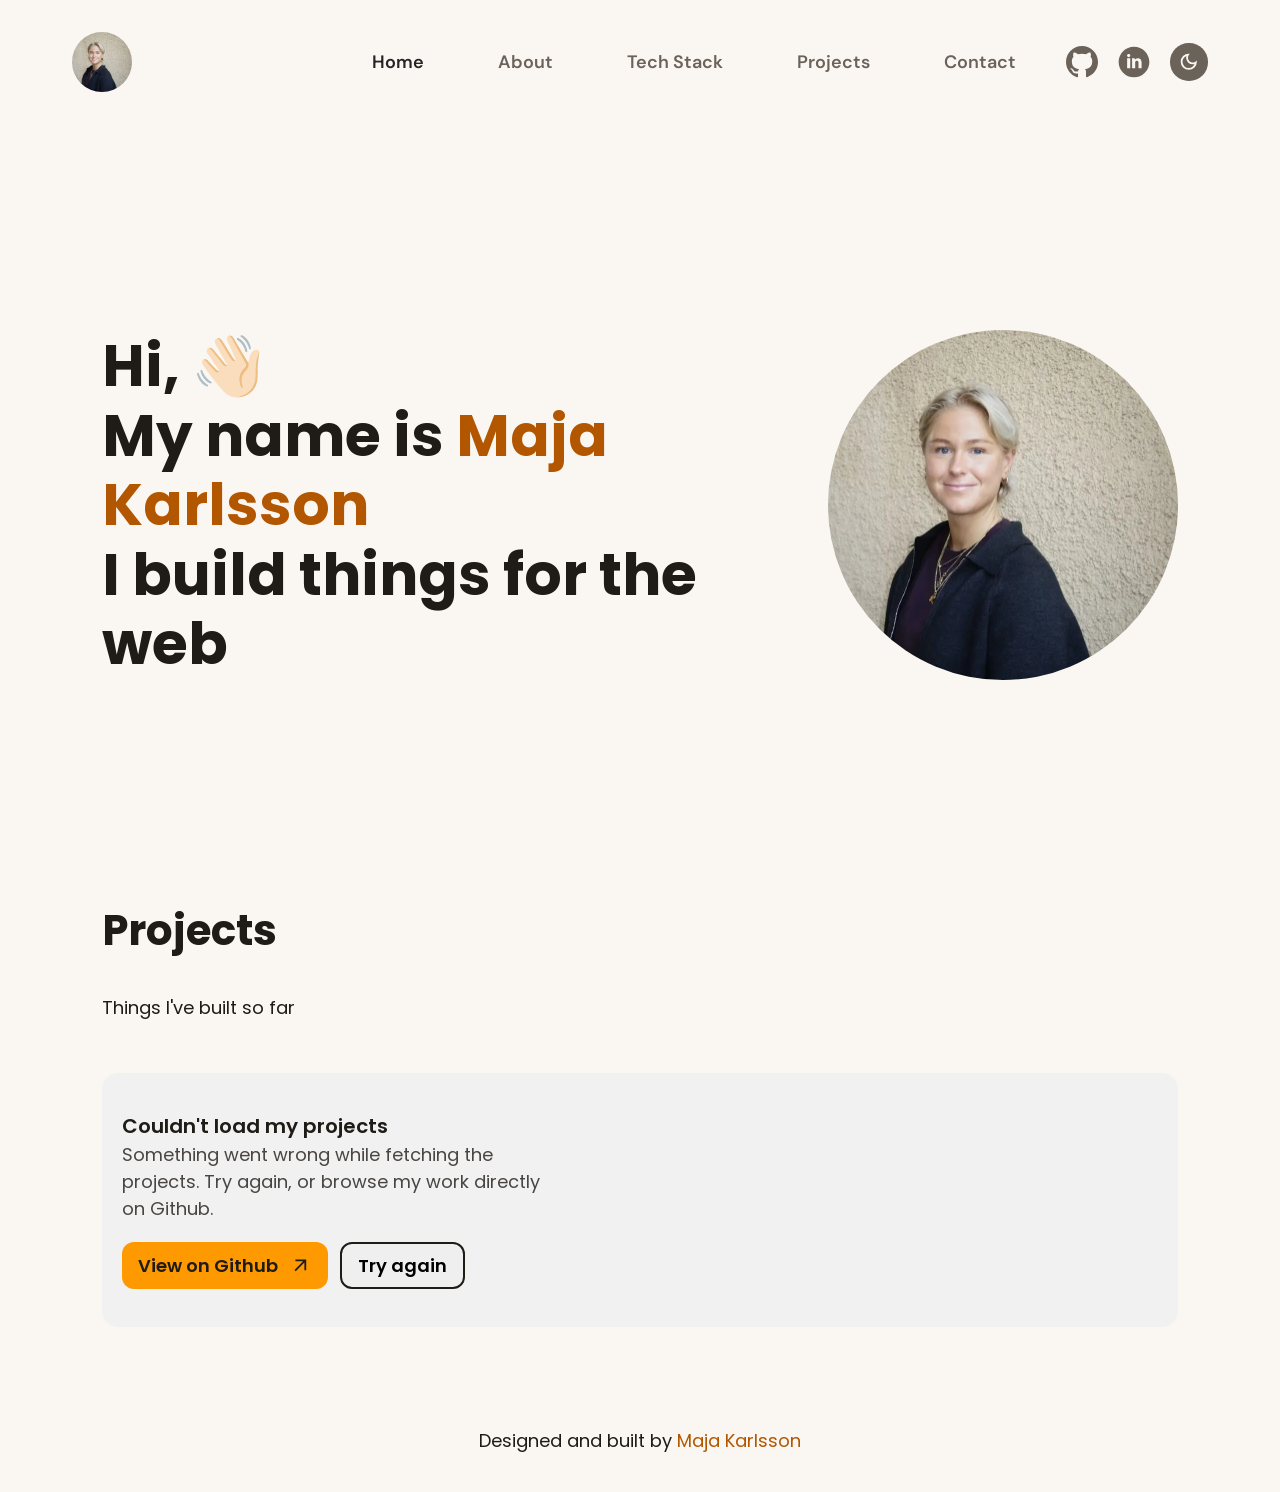
<file: index.html>
<!DOCTYPE html>
<html lang="en">

<head>
    <meta charset="UTF-8">
    <meta name="viewport" content="width=device-width, initial-scale=1.0">

    <link rel="icon" href="assets/images/maja-700.webp">

    <title>Maja Karlsson</title>

    <link rel="preconnect" href="https://fonts.googleapis.com">
    <link rel="preconnect" href="https://fonts.gstatic.com" crossorigin>
    <link
        href="https://fonts.googleapis.com/css2?family=DM+Sans:ital,opsz,wght@0,9..40,100..1000;1,9..40,100..1000&family=Poppins:ital,wght@0,100;0,200;0,300;0,400;0,500;0,600;0,700;0,800;0,900;1,100;1,200;1,300;1,400;1,500;1,600;1,700;1,800;1,900&display=swap"
        rel="stylesheet">

    <link rel="stylesheet" href="css/reset.css">
    <link rel="stylesheet" href="css/base.css">
    <link rel="stylesheet" href="css/components.css">
    <link rel="stylesheet" href="css/home.css">

    <script type="module" src="index.js"></script>

</head>

<body>
    <header>
        <div class="container nav-container">

            <a href="index.html" class="logo">
                <img src="assets/images/maja-700.webp" alt="Maja, homepage">
            </a>

            <button class="nav-toggle" aria-expanded="false" aria-controls="nav-menu">
                <svg class="hamburger-icon" aria-hidden="true" viewBox="0 0 24 24" fill="none"
                    xmlns="http://www.w3.org/2000/svg">
                    <path d="M20 7L4 7" stroke="currentColor" stroke-width="1.5" stroke-linecap="round" />
                    <path d="M20 12L4 12" stroke="currentColor" stroke-width="1.5" stroke-linecap="round" />
                    <path d="M20 17L4 17" stroke="currentColor" stroke-width="1.5" stroke-linecap="round" />
                </svg>
                <span class="visually-hidden">Menu</span>
            </button>

            <div class="nav-menu" id="nav-menu">
                <nav class="main-nav" id="main-nav" aria-label="Main navigation">
                    <ul class="nav-list">
                        <li><a href="index.html" aria-current="page">Home</a></li>
                        <li><a href="pages/about.html">About</a></li>
                        <li><a href="pages/tech-stack.html">Tech Stack</a></li>
                        <li><a href="#projects">Projects</a></li>
                        <li><a href="pages/contact.html">Contact</a></li>
                    </ul>
                </nav>

                <ul class="social-list" role="list">
                    <li>
                        <a href="https://github.com/majakarlsson68gmailcom" target="_blank"><span class="visually-hidden">Github</span>
                            <svg class="social-icons" aria-hidden="true" viewBox="0 0 88 88" fill="currentColor"
                                xmlns="http://www.w3.org/2000/svg">
                                <path fill-rule="evenodd" clip-rule="evenodd"
                                    d="M44 0C19.69 0 0 19.69 0 44C0 63.47 12.595 79.915 30.085 85.745C32.285 86.13 33.11 84.81 33.11 83.655C33.11 82.61 33.055 79.145 33.055 75.46C22 77.495 19.14 72.765 18.26 70.29C17.765 69.025 15.62 65.12 13.75 64.075C12.21 63.25 10.01 61.215 13.695 61.16C17.16 61.105 19.635 64.35 20.46 65.67C24.42 72.325 30.745 70.455 33.275 69.3C33.66 66.44 34.815 64.515 36.08 63.415C26.29 62.315 16.06 58.52 16.06 41.69C16.06 36.905 17.765 32.945 20.57 29.865C20.13 28.765 18.59 24.255 21.01 18.205C21.01 18.205 24.695 17.05 33.11 22.715C36.63 21.725 40.37 21.23 44.11 21.23C47.85 21.23 51.59 21.725 55.11 22.715C63.525 16.995 67.21 18.205 67.21 18.205C69.63 24.255 68.09 28.765 67.65 29.865C70.455 32.945 72.16 36.85 72.16 41.69C72.16 58.575 61.875 62.315 52.085 63.415C53.68 64.79 55.055 67.43 55.055 71.555C55.055 77.44 55 82.17 55 83.655C55 84.81 55.825 86.185 58.025 85.745C66.7597 82.796 74.3497 77.1822 79.7268 69.6937C85.1039 62.2052 87.9974 53.219 88 44C88 19.69 68.31 0 44 0Z"
                                    fill="currentColor" />
                            </svg>
                        </a>
                    </li>
                    <li>
                        <a href="https://www.linkedin.com/in/maja-karlsson-129566292/" target="_blank"><span class="visually-hidden">Linkedin</span>
                            <svg class="social-icons" aria-hidden="true" viewBox="0 0 30 30" fill="none"
                                xmlns="http://www.w3.org/2000/svg">
                                <g clip-path="url(#clip0_63_102)">
                                    <path
                                        d="M15 0.599998C7.04698 0.599998 0.599976 7.047 0.599976 15C0.599976 22.953 7.04698 29.4 15 29.4C22.953 29.4 29.4 22.953 29.4 15C29.4 7.047 22.953 0.599998 15 0.599998ZM11.475 20.9685H8.55898V11.5845H11.475V20.9685ZM9.99898 10.4325C9.07798 10.4325 8.48248 9.78 8.48248 8.973C8.48248 8.1495 9.09598 7.5165 10.0365 7.5165C10.977 7.5165 11.553 8.1495 11.571 8.973C11.571 9.78 10.977 10.4325 9.99898 10.4325ZM22.125 20.9685H19.209V15.768C19.209 14.5575 18.786 13.7355 17.7315 13.7355C16.926 13.7355 16.4475 14.292 16.236 14.8275C16.158 15.018 16.1385 15.288 16.1385 15.5565V20.967H13.221V14.577C13.221 13.4055 13.1835 12.426 13.1445 11.583H15.678L15.8115 12.8865H15.87C16.254 12.2745 17.1945 11.3715 18.768 11.3715C20.6865 11.3715 22.125 12.657 22.125 15.42V20.9685Z"
                                        fill="currentColor" />
                                </g>
                                <defs>
                                    <clipPath id="clip0_63_102">
                                        <rect width="30" height="30" fill="white" />
                                    </clipPath>
                                </defs>
                            </svg>
                        </a>
                    </li>
                </ul>
            </div>

            <button class="darkmode-toggle" aria-pressed="false">
                <svg class="icon-dark" xmlns="http://www.w3.org/2000/svg" viewBox="0 -960 960 960" fill="currentColor">
                    <path
                        d="M480-120q-150 0-255-105T120-480q0-150 105-255t255-105q14 0 27.5 1t26.5 3q-41 29-65.5 75.5T444-660q0 90 63 153t153 63q55 0 101-24.5t75-65.5q2 13 3 26.5t1 27.5q0 150-105 255T480-120Zm0-80q88 0 158-48.5T740-375q-20 5-40 8t-40 3q-123 0-209.5-86.5T364-660q0-20 3-40t8-40q-78 32-126.5 102T200-480q0 116 82 198t198 82Zm-10-270Z" />
                </svg>
                <svg class="icon-light" xmlns="http://www.w3.org/2000/svg" viewBox="0 -960 960 960" fill="currentColor">
                    <path
                        d="M565-395q35-35 35-85t-35-85q-35-35-85-35t-85 35q-35 35-35 85t35 85q35 35 85 35t85-35Zm-226.5 56.5Q280-397 280-480t58.5-141.5Q397-680 480-680t141.5 58.5Q680-563 680-480t-58.5 141.5Q563-280 480-280t-141.5-58.5ZM200-440H40v-80h160v80Zm720 0H760v-80h160v80ZM440-760v-160h80v160h-80Zm0 720v-160h80v160h-80ZM256-650l-101-97 57-59 96 100-52 56Zm492 496-97-101 53-55 101 97-57 59Zm-98-550 97-101 59 57-100 96-56-52ZM154-212l101-97 55 53-97 101-59-57Zm326-268Z" />
                </svg>
                <span class="visually-hidden">Darkmode</span>
            </button>

        </div>
    </header>

    <main>
        <section class="container section hero">
            <h1 class="hero-heading">Hi, 👋🏻 <br> My name is <span class="name-heading">Maja Karlsson </span><br> I
                build things for the web</h1>
            <img class="hero-img" src="assets/images/maja-700.webp" fetchpriority="high" width="700" height="733"
                alt="Picture of Maja Karlsson">
        </section>

        <section class="container section projects" id="projects">
            <h2 tabindex="-1">Projects</h2>
            <p>Things I've built so far</p>

            <fieldset class="filter-bar" disabled>
                <legend class="visually-hidden">Filter projects</legend>
                <button type="button" class="filter-pill" data-filter="all" aria-pressed="true">All</button>
                <button type="button" class="filter-pill" data-filter="my-pick" aria-pressed="false">My Picks</button>
                <button type="button" class="filter-pill" data-filter="development"
                    aria-pressed="false">Development</button>
                <button type="button" class="filter-pill" data-filter="ux-design" aria-pressed="false">UX &
                    Design</button>
            </fieldset>
            <p role="status" class="filter-status"></p>

            <ul class="project-card-container" role="list">
                <li aria-hidden="true">
                    <article class="project-card">
                        <div class="image-wrapper skeleton"></div>
                        <div class="project-card-content">
                            <div class="skeleton skeleton-title"></div>
                            <div class="pill-container">
                                <span class="skeleton skeleton-pill"></span>
                                <span class="skeleton skeleton-pill"></span>
                            </div>
                            <div class="skeleton skeleton-text"></div>
                            <div class="skeleton skeleton-text"></div>
                        </div>
                    </article>
                </li>
                <li aria-hidden="true">
                    <article class="project-card">
                        <div class="image-wrapper skeleton"></div>
                        <div class="project-card-content">
                            <div class="skeleton skeleton-title"></div>
                            <div class="pill-container">
                                <span class="skeleton skeleton-pill"></span>
                                <span class="skeleton skeleton-pill"></span>
                            </div>
                            <div class="skeleton skeleton-text"></div>
                            <div class="skeleton skeleton-text"></div>
                        </div>
                    </article>
                </li>
                <li aria-hidden="true">
                    <article class="project-card">
                        <div class="image-wrapper skeleton"></div>
                        <div class="project-card-content">
                            <div class="skeleton skeleton-title"></div>
                            <div class="pill-container">
                                <span class="skeleton skeleton-pill"></span>
                                <span class="skeleton skeleton-pill"></span>
                            </div>
                            <div class="skeleton skeleton-text"></div>
                            <div class="skeleton skeleton-text"></div>
                        </div>
                    </article>
                </li>
            </ul>

            <!-- Empty state -->
            <p class="filter-empty" hidden>No projects in this category yet.</p>

            <p class="projects-empty" hidden>No projects to show yet. Check back soon!</p>

            <!-- Error -->
            <div role="alert">
                <div class="load-error" id="projects-error" hidden>
                    <p class="load-error-title">Couldn't load my projects</p>
                    <p class="load-error-message"></p>
                    <div class="load-error-actions">
                        <a class="btn primary-btn" href="https://github.com/majakarlsson68gmailcom" target="_blank">View
                            on Github
                            <svg class="icon" aria-hidden="true" xmlns="http://www.w3.org/2000/svg"
                                viewBox="0 -960 960 960" fill="currentColor">
                                <path d="m256-240-56-56 384-384H240v-80h480v480h-80v-344L256-240Z" />
                            </svg>
                            <span class="visually-hidden">Open my Github on a new page</span>
                        </a>
                        <button class="btn btn-outline retry-btn">Try again</button>
                    </div>
                </div>
            </div>
        </section>

        <template id="project-card-template">
            <li>
                <article class="project-card">
                    <div class="image-wrapper">
                        <img class="project-image" src="" loading="lazy" alt="">
                    </div>

                    <div class="project-card-content">
                        <h3 class="project-card-title"></h3>
                        <div class="pill-container"></div>
                        <p class="project-description"></p>
                        <div class="project-actions">
                            <a class="live-preview-link" href="" target="_blank">
                                <svg aria-hidden="true" viewBox="0 0 20 20" fill="none"
                                    xmlns="http://www.w3.org/2000/svg">
                                    <path
                                        d="M11.2867 8.7133C10.6041 8.031 9.67846 7.64771 8.71334 7.64771C7.74821 7.64771 6.82259 8.031 6.14 8.7133L3.56584 11.2866C2.88324 11.9692 2.49976 12.895 2.49976 13.8604C2.49976 14.8257 2.88324 15.7515 3.56584 16.4341C4.24844 17.1167 5.17424 17.5002 6.13959 17.5002C7.10493 17.5002 8.03074 17.1167 8.71334 16.4341L10 15.1475"
                                        stroke="currentColor" stroke-width="1.66667" stroke-linecap="round"
                                        stroke-linejoin="round" />
                                    <path
                                        d="M8.71333 11.2867C9.39592 11.969 10.3215 12.3523 11.2867 12.3523C12.2518 12.3523 13.1774 11.969 13.86 11.2867L16.4342 8.71334C17.1168 8.03074 17.5002 7.10493 17.5002 6.13959C17.5002 5.17424 17.1168 4.24844 16.4342 3.56584C15.7516 2.88324 14.8258 2.49976 13.8604 2.49976C12.8951 2.49976 11.9693 2.88324 11.2867 3.56584L10 4.8525"
                                        stroke="currentColor" stroke-width="1.66667" stroke-linecap="round"
                                        stroke-linejoin="round" />
                                </svg>
                                Live Preview
                                <span class="visually-hidden"> for <span class="link-project-name">
                                    </span> (opens in new tab)</span>
                            </a>
                            <a class="github-link" href="" target="_blank">
                                <svg aria-hidden="true" viewBox="0 0 88 88" fill="none"
                                    xmlns="http://www.w3.org/2000/svg">
                                    <path fill-rule="evenodd" clip-rule="evenodd"
                                        d="M44 0C19.69 0 0 19.69 0 44C0 63.47 12.595 79.915 30.085 85.745C32.285 86.13 33.11 84.81 33.11 83.655C33.11 82.61 33.055 79.145 33.055 75.46C22 77.495 19.14 72.765 18.26 70.29C17.765 69.025 15.62 65.12 13.75 64.075C12.21 63.25 10.01 61.215 13.695 61.16C17.16 61.105 19.635 64.35 20.46 65.67C24.42 72.325 30.745 70.455 33.275 69.3C33.66 66.44 34.815 64.515 36.08 63.415C26.29 62.315 16.06 58.52 16.06 41.69C16.06 36.905 17.765 32.945 20.57 29.865C20.13 28.765 18.59 24.255 21.01 18.205C21.01 18.205 24.695 17.05 33.11 22.715C36.63 21.725 40.37 21.23 44.11 21.23C47.85 21.23 51.59 21.725 55.11 22.715C63.525 16.995 67.21 18.205 67.21 18.205C69.63 24.255 68.09 28.765 67.65 29.865C70.455 32.945 72.16 36.85 72.16 41.69C72.16 58.575 61.875 62.315 52.085 63.415C53.68 64.79 55.055 67.43 55.055 71.555C55.055 77.44 55 82.17 55 83.655C55 84.81 55.825 86.185 58.025 85.745C66.7597 82.796 74.3497 77.1822 79.7268 69.6937C85.1039 62.2052 87.9974 53.219 88 44C88 19.69 68.31 0 44 0Z"
                                        fill="currentColor" />
                                </svg>
                                View Code
                                <span class="visually-hidden"> for <span class="link-project-name"></span> (opens in new
                                    tab)</span>
                            </a>
                        </div>
                    </div>
                </article>
            </li>
        </template>

        <template id="project-skeleton-template">
            <li aria-hidden="true">
                <article class="project-card">
                    <div class="image-wrapper skeleton"></div>
                    <div class="project-card-content">
                        <div class="skeleton skeleton-title"></div>
                        <div class="pill-container">
                            <span class="skeleton skeleton-pill"></span>
                            <span class="skeleton skeleton-pill"></span>
                        </div>
                        <div class="skeleton skeleton-text"></div>
                        <div class="skeleton skeleton-text"></div>
                    </div>
                </article>
            </li>
        </template>
    </main>
    <footer>
        Designed and built by <span class="name-heading">Maja Karlsson</span>
    </footer>
</body>

</html>
</file>
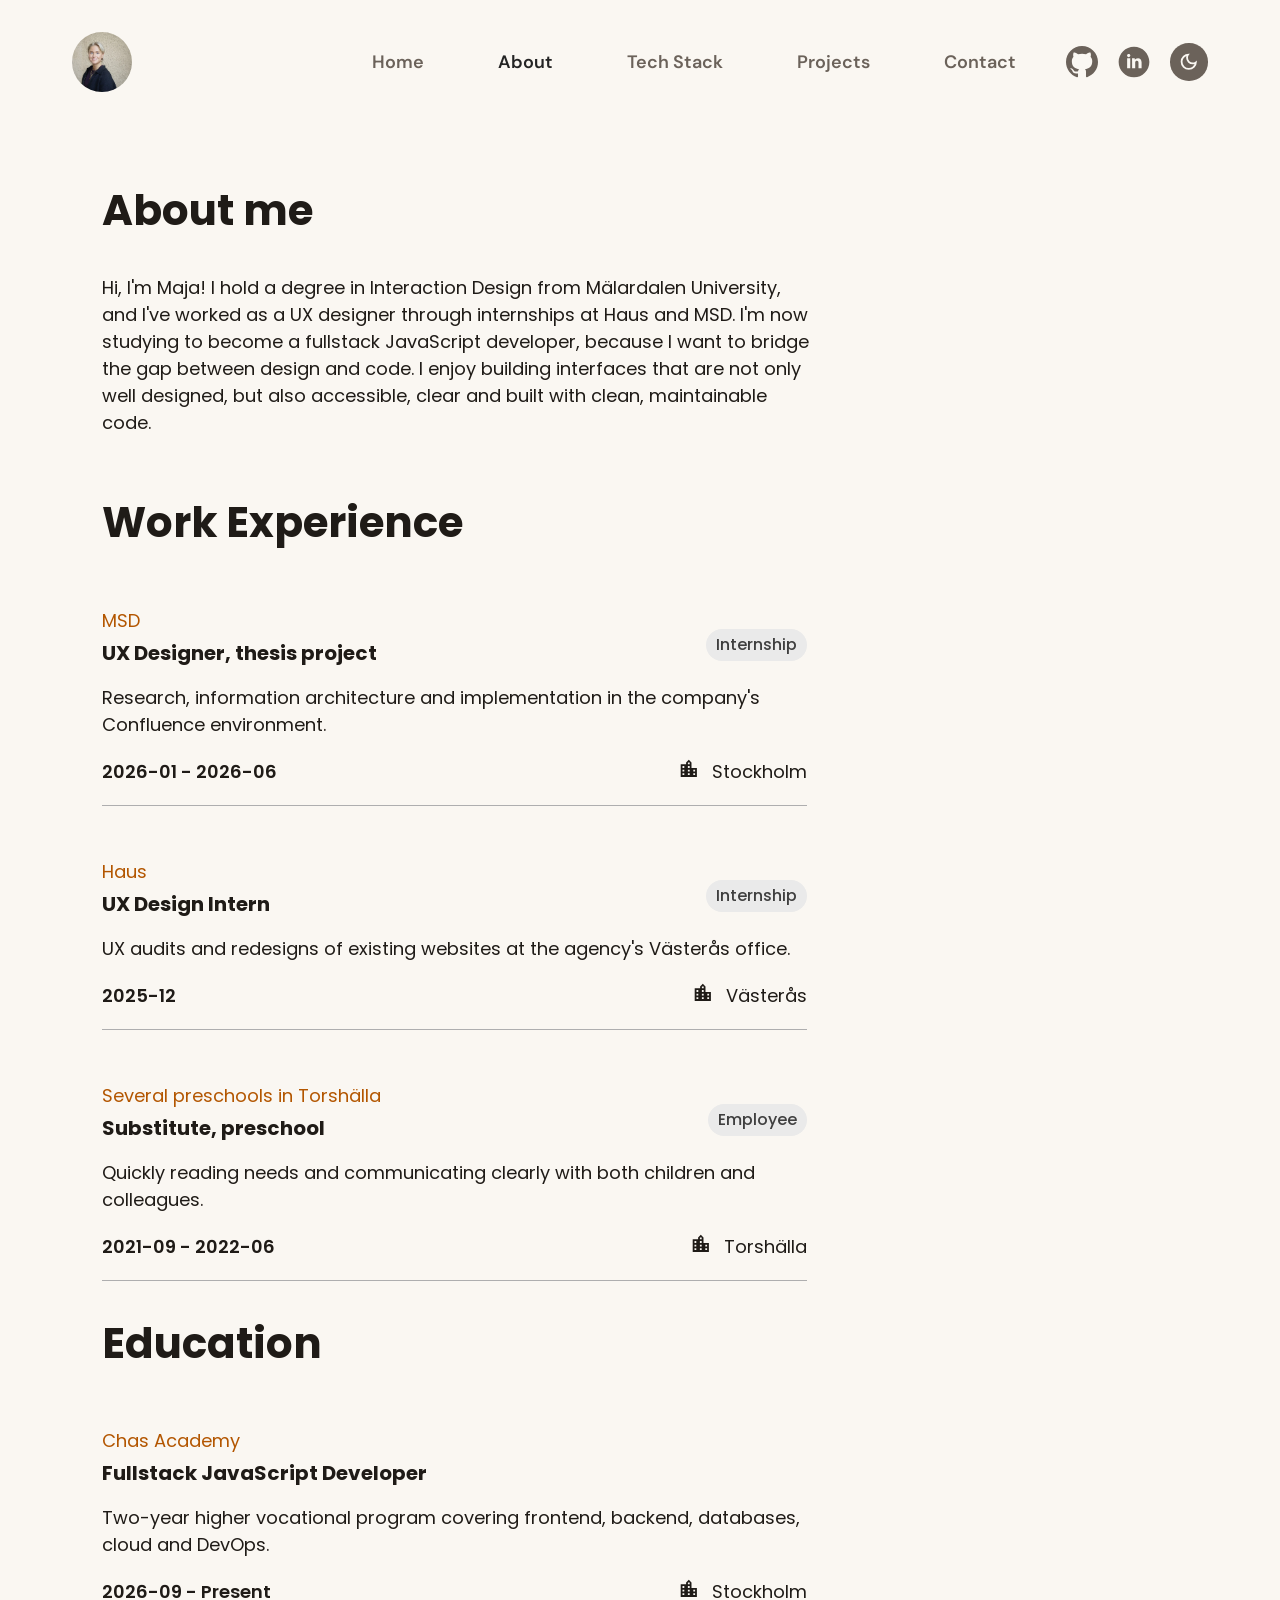
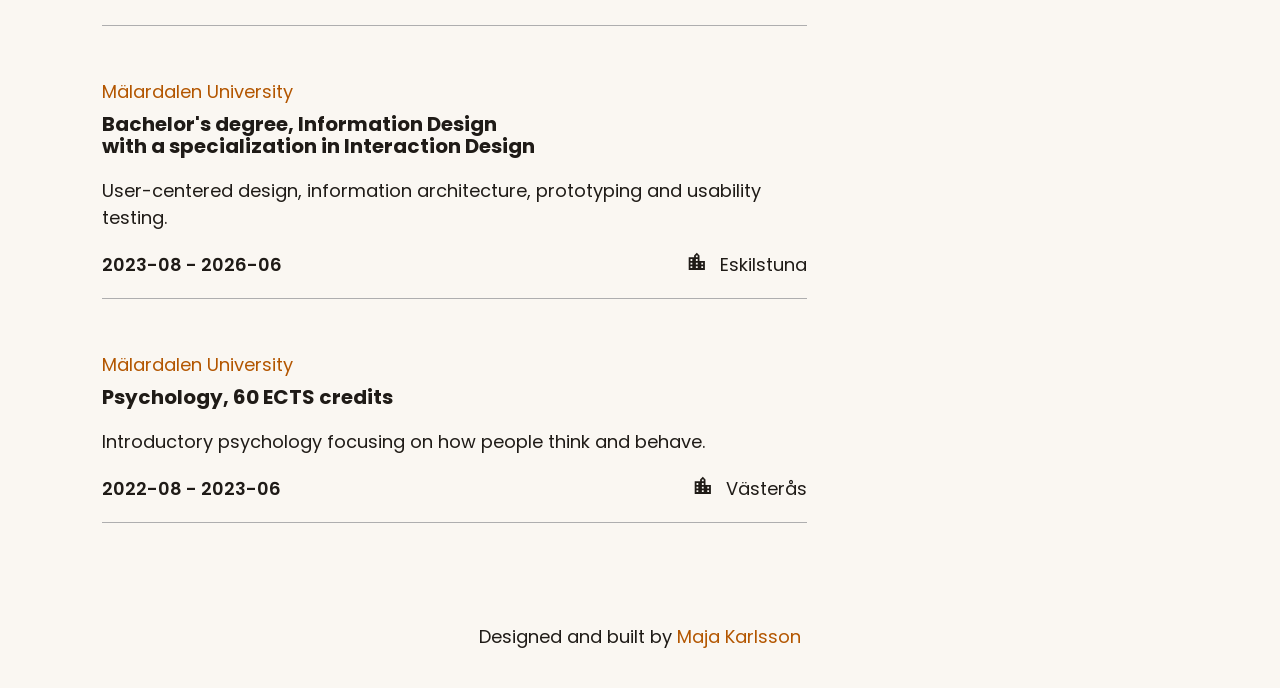
<file: pages/about.html>
<!DOCTYPE html>
<html lang="en">

<head>
    <meta charset="UTF-8">
    <meta name="viewport" content="width=device-width, initial-scale=1.0">

    <link rel="icon" href="../assets/images/maja-700.webp">

    <link rel="preconnect" href="https://fonts.googleapis.com">
    <link rel="preconnect" href="https://fonts.gstatic.com" crossorigin>
    <link
        href="https://fonts.googleapis.com/css2?family=DM+Sans:ital,opsz,wght@0,9..40,100..1000;1,9..40,100..1000&family=Poppins:ital,wght@0,100;0,200;0,300;0,400;0,500;0,600;0,700;0,800;0,900;1,100;1,200;1,300;1,400;1,500;1,600;1,700;1,800;1,900&display=swap"
        rel="stylesheet">

    <link rel="stylesheet" href="../css/reset.css">
    <link rel="stylesheet" href="../css/base.css">
    <link rel="stylesheet" href="../css/components.css">
    <link rel="stylesheet" href="../css/about.css">
    <script type="module" src="../index.js"></script>
    <title>About me</title>
</head>

<body>
    <header>
        <div class="container nav-container">

            <a href="../index.html" class="logo">
                <img src="../assets/images/maja-700.webp" alt="Maja, homepage">
            </a>

            <button class="nav-toggle" aria-expanded="false" aria-controls="nav-menu">
                <svg class="hamburger-icon" aria-hidden="true" viewBox="0 0 24 24" fill="none"
                    xmlns="http://www.w3.org/2000/svg">
                    <path d="M20 7L4 7" stroke="currentColor" stroke-width="1.5" stroke-linecap="round" />
                    <path d="M20 12L4 12" stroke="currentColor" stroke-width="1.5" stroke-linecap="round" />
                    <path d="M20 17L4 17" stroke="currentColor" stroke-width="1.5" stroke-linecap="round" />
                </svg>
                <span class="visually-hidden">Menu</span>
            </button>

            <div class="nav-menu" id="nav-menu">
                <nav class="main-nav" id="main-nav" aria-label="Main navigation">
                    <ul class="nav-list">
                        <li><a href="../index.html">Home</a></li>
                        <li><a href="about.html" aria-current="page">About</a></li>
                        <li><a href="tech-stack.html">Tech Stack</a></li>
                        <li><a href="../index.html#projects">Projects</a></li>
                        <li><a href="contact.html">Contact</a></li>
                    </ul>
                </nav>

                <ul class="social-list" role="list">
                    <li>
                        <a href="https://github.com/majakarlsson68gmailcom" target="_blank"><span
                                class="visually-hidden">Github</span>
                            <svg class="social-icons" aria-hidden="true" viewBox="0 0 88 88" fill="currentColor"
                                xmlns="http://www.w3.org/2000/svg">
                                <path fill-rule="evenodd" clip-rule="evenodd"
                                    d="M44 0C19.69 0 0 19.69 0 44C0 63.47 12.595 79.915 30.085 85.745C32.285 86.13 33.11 84.81 33.11 83.655C33.11 82.61 33.055 79.145 33.055 75.46C22 77.495 19.14 72.765 18.26 70.29C17.765 69.025 15.62 65.12 13.75 64.075C12.21 63.25 10.01 61.215 13.695 61.16C17.16 61.105 19.635 64.35 20.46 65.67C24.42 72.325 30.745 70.455 33.275 69.3C33.66 66.44 34.815 64.515 36.08 63.415C26.29 62.315 16.06 58.52 16.06 41.69C16.06 36.905 17.765 32.945 20.57 29.865C20.13 28.765 18.59 24.255 21.01 18.205C21.01 18.205 24.695 17.05 33.11 22.715C36.63 21.725 40.37 21.23 44.11 21.23C47.85 21.23 51.59 21.725 55.11 22.715C63.525 16.995 67.21 18.205 67.21 18.205C69.63 24.255 68.09 28.765 67.65 29.865C70.455 32.945 72.16 36.85 72.16 41.69C72.16 58.575 61.875 62.315 52.085 63.415C53.68 64.79 55.055 67.43 55.055 71.555C55.055 77.44 55 82.17 55 83.655C55 84.81 55.825 86.185 58.025 85.745C66.7597 82.796 74.3497 77.1822 79.7268 69.6937C85.1039 62.2052 87.9974 53.219 88 44C88 19.69 68.31 0 44 0Z"
                                    fill="currentColor" />
                            </svg>
                        </a>
                    </li>
                    <li>
                        <a href="https://www.linkedin.com/in/maja-karlsson-129566292/" target="_blank"><span
                                class="visually-hidden">Linkedin</span>
                            <svg class="social-icons" aria-hidden="true" viewBox="0 0 30 30" fill="none"
                                xmlns="http://www.w3.org/2000/svg">
                                <g clip-path="url(#clip0_63_102)">
                                    <path
                                        d="M15 0.599998C7.04698 0.599998 0.599976 7.047 0.599976 15C0.599976 22.953 7.04698 29.4 15 29.4C22.953 29.4 29.4 22.953 29.4 15C29.4 7.047 22.953 0.599998 15 0.599998ZM11.475 20.9685H8.55898V11.5845H11.475V20.9685ZM9.99898 10.4325C9.07798 10.4325 8.48248 9.78 8.48248 8.973C8.48248 8.1495 9.09598 7.5165 10.0365 7.5165C10.977 7.5165 11.553 8.1495 11.571 8.973C11.571 9.78 10.977 10.4325 9.99898 10.4325ZM22.125 20.9685H19.209V15.768C19.209 14.5575 18.786 13.7355 17.7315 13.7355C16.926 13.7355 16.4475 14.292 16.236 14.8275C16.158 15.018 16.1385 15.288 16.1385 15.5565V20.967H13.221V14.577C13.221 13.4055 13.1835 12.426 13.1445 11.583H15.678L15.8115 12.8865H15.87C16.254 12.2745 17.1945 11.3715 18.768 11.3715C20.6865 11.3715 22.125 12.657 22.125 15.42V20.9685Z"
                                        fill="currentColor" />
                                </g>
                                <defs>
                                    <clipPath id="clip0_63_102">
                                        <rect width="30" height="30" fill="white" />
                                    </clipPath>
                                </defs>
                            </svg>
                        </a>
                    </li>
                </ul>
            </div>

            <button class="darkmode-toggle" aria-pressed="false">
                <svg class="icon-dark" xmlns="http://www.w3.org/2000/svg" viewBox="0 -960 960 960" fill="currentColor">
                    <path
                        d="M480-120q-150 0-255-105T120-480q0-150 105-255t255-105q14 0 27.5 1t26.5 3q-41 29-65.5 75.5T444-660q0 90 63 153t153 63q55 0 101-24.5t75-65.5q2 13 3 26.5t1 27.5q0 150-105 255T480-120Zm0-80q88 0 158-48.5T740-375q-20 5-40 8t-40 3q-123 0-209.5-86.5T364-660q0-20 3-40t8-40q-78 32-126.5 102T200-480q0 116 82 198t198 82Zm-10-270Z" />
                </svg>
                <svg class="icon-light" xmlns="http://www.w3.org/2000/svg" viewBox="0 -960 960 960" fill="currentColor">
                    <path
                        d="M565-395q35-35 35-85t-35-85q-35-35-85-35t-85 35q-35 35-35 85t35 85q35 35 85 35t85-35Zm-226.5 56.5Q280-397 280-480t58.5-141.5Q397-680 480-680t141.5 58.5Q680-563 680-480t-58.5 141.5Q563-280 480-280t-141.5-58.5ZM200-440H40v-80h160v80Zm720 0H760v-80h160v80ZM440-760v-160h80v160h-80Zm0 720v-160h80v160h-80ZM256-650l-101-97 57-59 96 100-52 56Zm492 496-97-101 53-55 101 97-57 59Zm-98-550 97-101 59 57-100 96-56-52ZM154-212l101-97 55 53-97 101-59-57Zm326-268Z" />
                </svg>
                <span class="visually-hidden">Darkmode</span>
            </button>

        </div>
    </header>

    <main>
        <section class="section container about-me">
            <h1>About me</h1>
            <p>Hi, I'm Maja! I hold a degree in Interaction Design from Mälardalen University, and I've worked as a UX
                designer through internships at Haus and MSD. I'm now studying to become a fullstack JavaScript
                developer, because I want to bridge the gap between design and code. I enjoy building interfaces that
                are not only well designed, but also accessible, clear and built with clean, maintainable code.</p>

            <div class="cv-lists">
                <h2 tabindex="-1">Work Experience</h2>
                <ul class="cv-list-work" role="list"></ul>

                <h2>Education</h2>
                <ul class="cv-list-education" role="list"></ul>
            </div>

            <!-- Error -->
            <div role="alert">
                <div class="load-error" id="cv-error" hidden>
                    <p class="load-error-title">Couldn’t load my experience</p>
                    <p class="load-error-message"></p>
                    <div class="load-error-actions">

                        <a class="btn primary-btn" href="/assets/CV.pdf" target="_blank" rel="noopener">View CV
                            <svg class="icon" aria-hidden="true" xmlns="http://www.w3.org/2000/svg"
                                viewBox="0 -960 960 960" fill="currentColor">
                                <path
                                    d="M240-80q-33 0-56.5-23.5T160-160v-640q0-33 23.5-56.5T240-880h320l240 240v240h-80v-200H520v-200H240v640h360v80H240Zm638 15L760-183v89h-80v-226h226v80h-90l118 118-56 57Zm-638-95v-640 640Z" />
                            </svg>
                            <span class="visually-hidden">PDF, opens in a new tab</span>
                        </a>
                        <button class="btn btn-outline retry-btn">Try again</button>
                    </div>
                </div>
            </div>
        </section>

        <!-- List template för elementen -->
        <template id="cv-item-template">
            <li class="cv-item">
                <div class="cv-item-header">
                    <hgroup>
                        <p class="cv-item-organisation"></p>
                        <h3 class="cv-item-title"></h3>
                    </hgroup>
                    <span class="pill cv-item-type"></span>
                </div>

                <p class="cv-item-description"></p>

                <div class="cv-item-meta">
                    <span class="cv-item-time"></span>
                    <span class="cv-item-location">
                        <svg class="icon" aria-hidden="true" xmlns="http://www.w3.org/2000/svg" viewBox="0 -960 960 960"
                            fill="currentColor">
                            <path
                                d="M120-120v-560h240v-80l120-120 120 120v240h240v400H120Zm80-80h80v-80h-80v80Zm0-160h80v-80h-80v80Zm0-160h80v-80h-80v80Zm240 320h80v-80h-80v80Zm0-160h80v-80h-80v80Zm0-160h80v-80h-80v80Zm0-160h80v-80h-80v80Zm240 480h80v-80h-80v80Zm0-160h80v-80h-80v80Z" />
                        </svg>
                        <span class="cv-item-location-text"></span>
                    </span>
                </div>
            </li>
        </template>

        <!-- template för skeleton laddning -->
        <template id="cv-skeleton-template">
            <li class="cv-item" aria-hidden="true">
                <div class="cv-item-header">
                    <div>
                        <div class="skeleton skeleton-small"></div>
                        <div class="skeleton skeleton-title"></div>
                    </div>
                    <span class="skeleton skeleton-pill"></span>
                </div>
                <div class="skeleton skeleton-text"></div>
                <div class="skeleton skeleton-text"></div>
            </li>
        </template>

    </main>
    <footer>
        Designed and built by <span class="name-heading">Maja Karlsson</span>
    </footer>
</body>

</html>
</file>
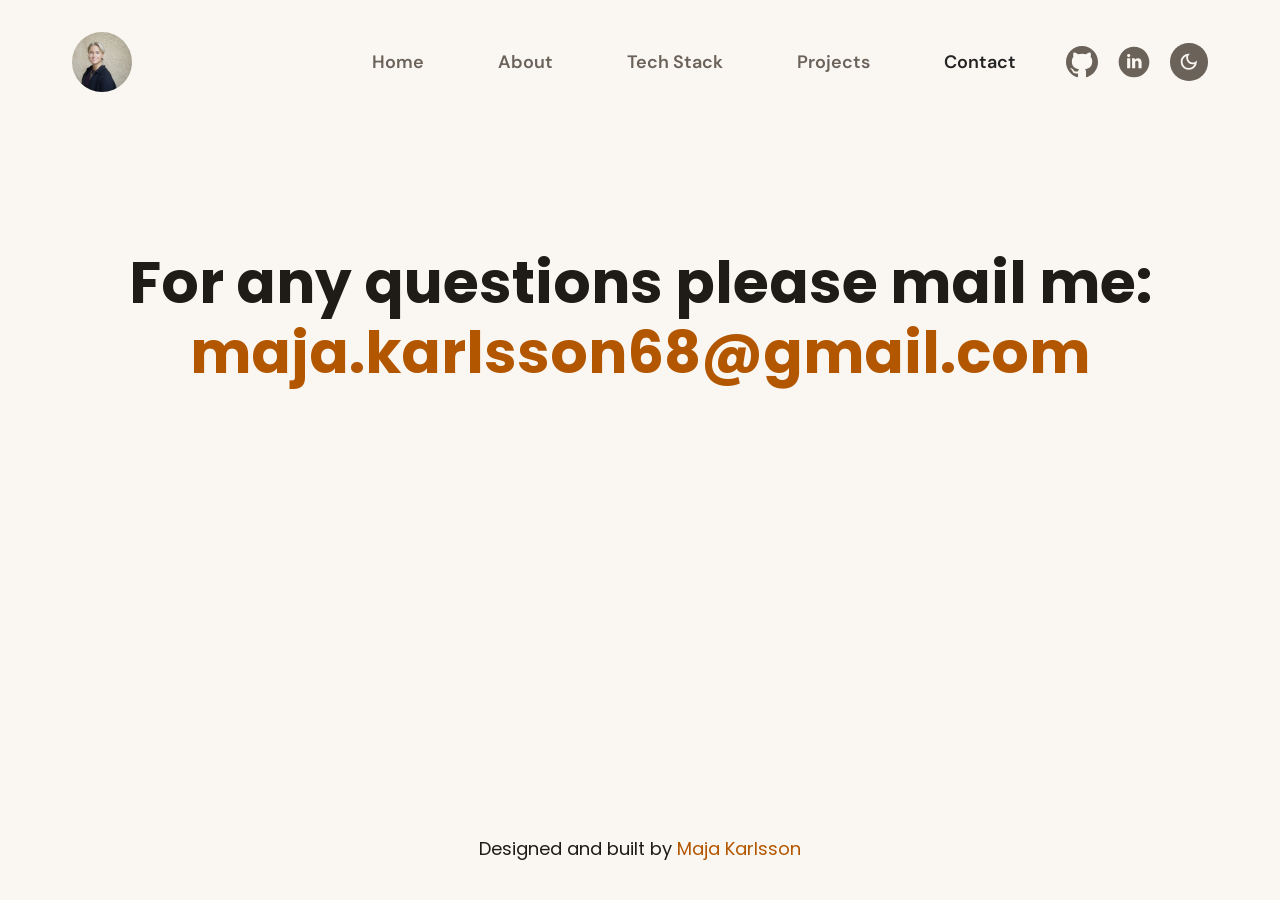
<file: pages/contact.html>
<!DOCTYPE html>
<html lang="en">

<head>
    <meta charset="UTF-8">
    <meta name="viewport" content="width=device-width, initial-scale=1.0">

    <link rel="icon" href="../assets/images/maja-700.webp">

    <title>Contact</title>

    <link rel="preconnect" href="https://fonts.googleapis.com">
    <link rel="preconnect" href="https://fonts.gstatic.com" crossorigin>
    <link
        href="https://fonts.googleapis.com/css2?family=DM+Sans:ital,opsz,wght@0,9..40,100..1000;1,9..40,100..1000&family=Poppins:ital,wght@0,100;0,200;0,300;0,400;0,500;0,600;0,700;0,800;0,900;1,100;1,200;1,300;1,400;1,500;1,600;1,700;1,800;1,900&display=swap"
        rel="stylesheet">

    <link rel="stylesheet" href="../css/reset.css">
    <link rel="stylesheet" href="../css/base.css">
    <link rel="stylesheet" href="../css/components.css">
    <link rel="stylesheet" href="../css/contact.css">

    <script type="module" src="../index.js"></script>
</head>

<body>
    <header>
        <div class="container nav-container">

            <a href="../index.html" class="logo">
                <img src="../assets/images/maja-700.webp" alt="Maja, homepage">
            </a>

            <button class="nav-toggle" aria-expanded="false" aria-controls="nav-menu">
                <svg class="hamburger-icon" aria-hidden="true" viewBox="0 0 24 24" fill="none"
                    xmlns="http://www.w3.org/2000/svg">
                    <path d="M20 7L4 7" stroke="currentColor" stroke-width="1.5" stroke-linecap="round" />
                    <path d="M20 12L4 12" stroke="currentColor" stroke-width="1.5" stroke-linecap="round" />
                    <path d="M20 17L4 17" stroke="currentColor" stroke-width="1.5" stroke-linecap="round" />
                </svg>
                <span class="visually-hidden">Menu</span>
            </button>

            <div class="nav-menu" id="nav-menu">
                <nav class="main-nav" id="main-nav" aria-label="Main navigation">
                    <ul class="nav-list">
                        <li><a href="../index.html">Home</a></li>
                        <li><a href="about.html">About</a></li>
                        <li><a href="tech-stack.html">Tech Stack</a></li>
                        <li><a href="../index.html#projects">Projects</a></li>
                        <li><a href="contact.html" aria-current="page">Contact</a></li>
                    </ul>
                </nav>

                <ul class="social-list" role="list">
                    <li>
                        <a href="https://github.com/majakarlsson68gmailcom" target="_blank"><span
                                class="visually-hidden">Github</span>
                            <svg class="social-icons" aria-hidden="true" viewBox="0 0 88 88" fill="currentColor"
                                xmlns="http://www.w3.org/2000/svg">
                                <path fill-rule="evenodd" clip-rule="evenodd"
                                    d="M44 0C19.69 0 0 19.69 0 44C0 63.47 12.595 79.915 30.085 85.745C32.285 86.13 33.11 84.81 33.11 83.655C33.11 82.61 33.055 79.145 33.055 75.46C22 77.495 19.14 72.765 18.26 70.29C17.765 69.025 15.62 65.12 13.75 64.075C12.21 63.25 10.01 61.215 13.695 61.16C17.16 61.105 19.635 64.35 20.46 65.67C24.42 72.325 30.745 70.455 33.275 69.3C33.66 66.44 34.815 64.515 36.08 63.415C26.29 62.315 16.06 58.52 16.06 41.69C16.06 36.905 17.765 32.945 20.57 29.865C20.13 28.765 18.59 24.255 21.01 18.205C21.01 18.205 24.695 17.05 33.11 22.715C36.63 21.725 40.37 21.23 44.11 21.23C47.85 21.23 51.59 21.725 55.11 22.715C63.525 16.995 67.21 18.205 67.21 18.205C69.63 24.255 68.09 28.765 67.65 29.865C70.455 32.945 72.16 36.85 72.16 41.69C72.16 58.575 61.875 62.315 52.085 63.415C53.68 64.79 55.055 67.43 55.055 71.555C55.055 77.44 55 82.17 55 83.655C55 84.81 55.825 86.185 58.025 85.745C66.7597 82.796 74.3497 77.1822 79.7268 69.6937C85.1039 62.2052 87.9974 53.219 88 44C88 19.69 68.31 0 44 0Z"
                                    fill="currentColor" />
                            </svg>
                        </a>
                    </li>
                    <li>
                        <a href="https://www.linkedin.com/in/maja-karlsson-129566292/" target="_blank"><span
                                class="visually-hidden">Linkedin</span>
                            <svg class="social-icons" aria-hidden="true" viewBox="0 0 30 30" fill="none"
                                xmlns="http://www.w3.org/2000/svg">
                                <g clip-path="url(#clip0_63_102)">
                                    <path
                                        d="M15 0.599998C7.04698 0.599998 0.599976 7.047 0.599976 15C0.599976 22.953 7.04698 29.4 15 29.4C22.953 29.4 29.4 22.953 29.4 15C29.4 7.047 22.953 0.599998 15 0.599998ZM11.475 20.9685H8.55898V11.5845H11.475V20.9685ZM9.99898 10.4325C9.07798 10.4325 8.48248 9.78 8.48248 8.973C8.48248 8.1495 9.09598 7.5165 10.0365 7.5165C10.977 7.5165 11.553 8.1495 11.571 8.973C11.571 9.78 10.977 10.4325 9.99898 10.4325ZM22.125 20.9685H19.209V15.768C19.209 14.5575 18.786 13.7355 17.7315 13.7355C16.926 13.7355 16.4475 14.292 16.236 14.8275C16.158 15.018 16.1385 15.288 16.1385 15.5565V20.967H13.221V14.577C13.221 13.4055 13.1835 12.426 13.1445 11.583H15.678L15.8115 12.8865H15.87C16.254 12.2745 17.1945 11.3715 18.768 11.3715C20.6865 11.3715 22.125 12.657 22.125 15.42V20.9685Z"
                                        fill="currentColor" />
                                </g>
                                <defs>
                                    <clipPath id="clip0_63_102">
                                        <rect width="30" height="30" fill="white" />
                                    </clipPath>
                                </defs>
                            </svg>
                        </a>
                    </li>
                </ul>
            </div>

            <button class="darkmode-toggle" aria-pressed="false">
                <svg class="icon-dark" xmlns="http://www.w3.org/2000/svg" viewBox="0 -960 960 960" fill="currentColor">
                    <path
                        d="M480-120q-150 0-255-105T120-480q0-150 105-255t255-105q14 0 27.5 1t26.5 3q-41 29-65.5 75.5T444-660q0 90 63 153t153 63q55 0 101-24.5t75-65.5q2 13 3 26.5t1 27.5q0 150-105 255T480-120Zm0-80q88 0 158-48.5T740-375q-20 5-40 8t-40 3q-123 0-209.5-86.5T364-660q0-20 3-40t8-40q-78 32-126.5 102T200-480q0 116 82 198t198 82Zm-10-270Z" />
                </svg>
                <svg class="icon-light" xmlns="http://www.w3.org/2000/svg" viewBox="0 -960 960 960" fill="currentColor">
                    <path
                        d="M565-395q35-35 35-85t-35-85q-35-35-85-35t-85 35q-35 35-35 85t35 85q35 35 85 35t85-35Zm-226.5 56.5Q280-397 280-480t58.5-141.5Q397-680 480-680t141.5 58.5Q680-563 680-480t-58.5 141.5Q563-280 480-280t-141.5-58.5ZM200-440H40v-80h160v80Zm720 0H760v-80h160v80ZM440-760v-160h80v160h-80Zm0 720v-160h80v160h-80ZM256-650l-101-97 57-59 96 100-52 56Zm492 496-97-101 53-55 101 97-57 59Zm-98-550 97-101 59 57-100 96-56-52ZM154-212l101-97 55 53-97 101-59-57Zm326-268Z" />
                </svg>
                <span class="visually-hidden">Darkmode</span>
            </button>

        </div>
    </header>
    <main class="section container contact">
        <h1 class="hero-heading">For any questions please mail me: <br>
            <a href="mailto:maja.karlsson68@gmail.com">
                <span class="name-heading">maja.karlsson68@<wbr>gmail.com</span>
            </a>
        </h1>
    </main>
    <footer>
        Designed and built by <span class="name-heading">Maja Karlsson</span>
    </footer>
</body>

</html>
</file>
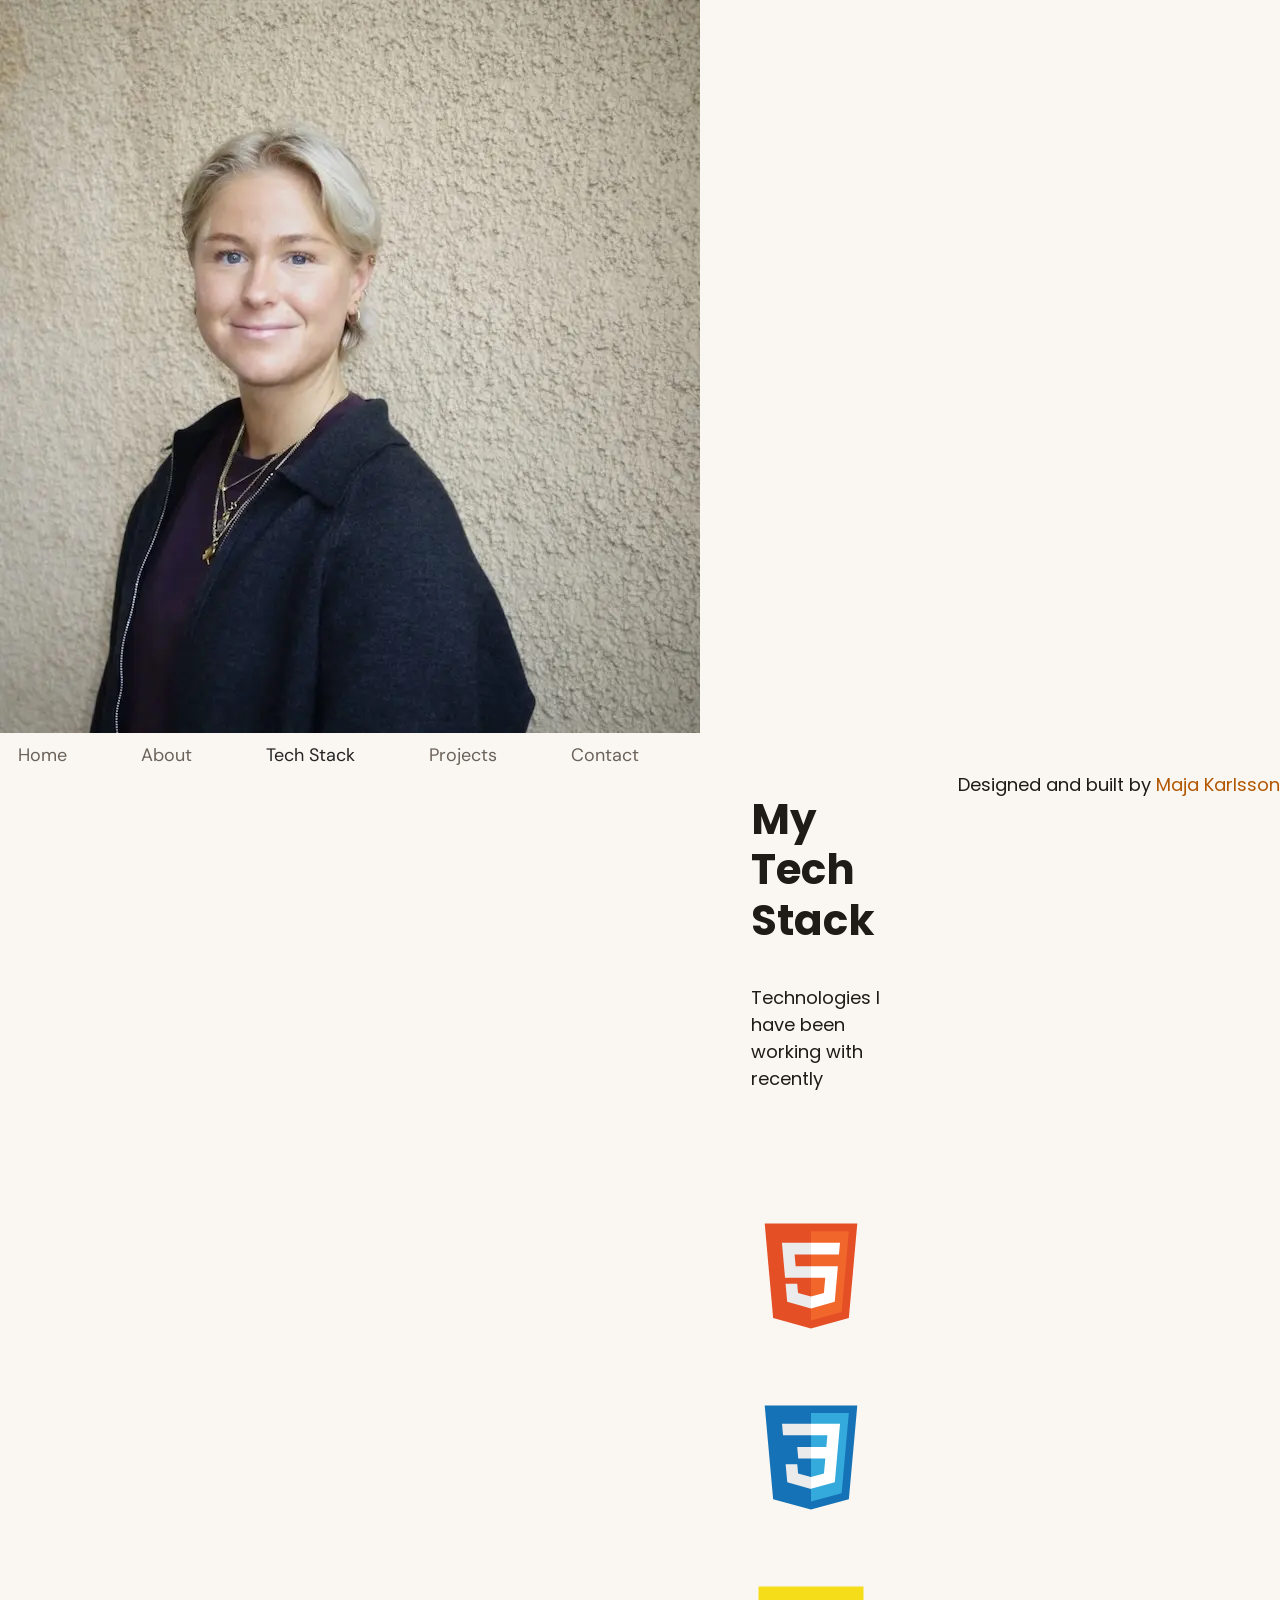
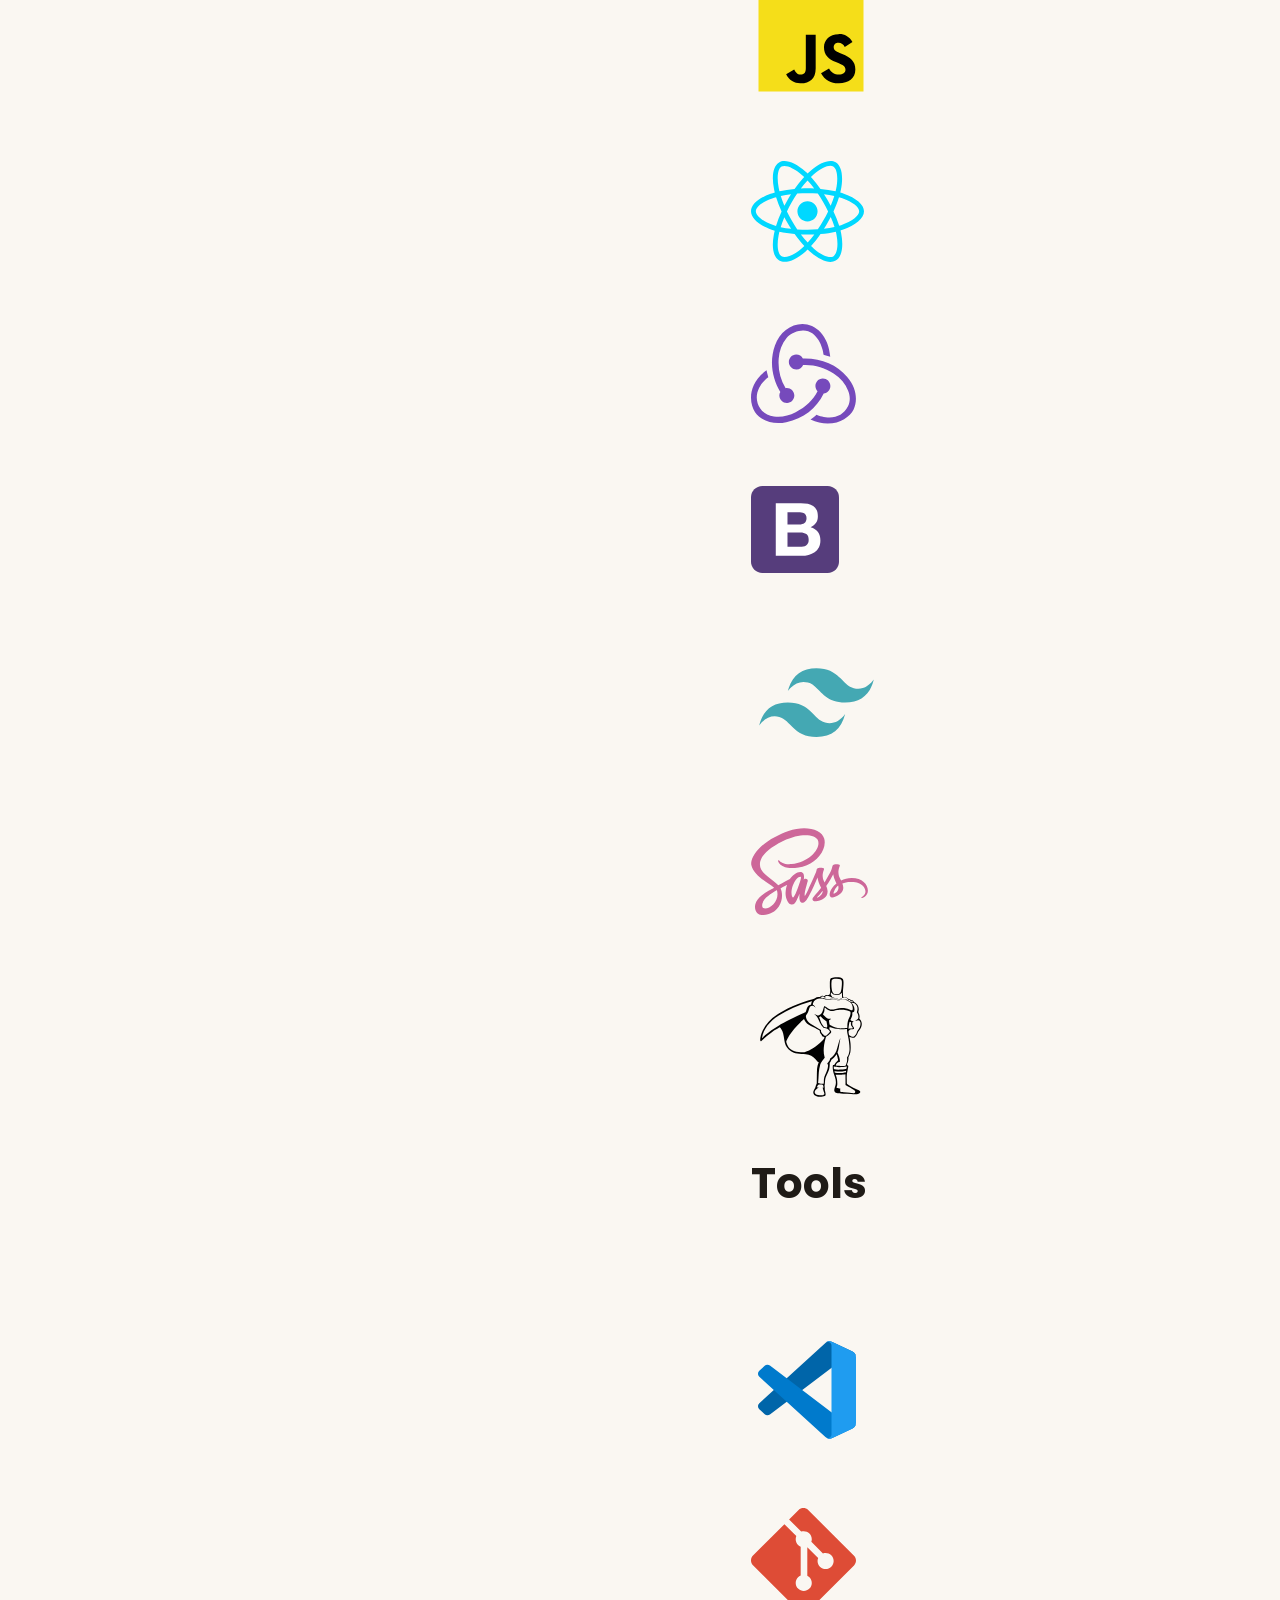
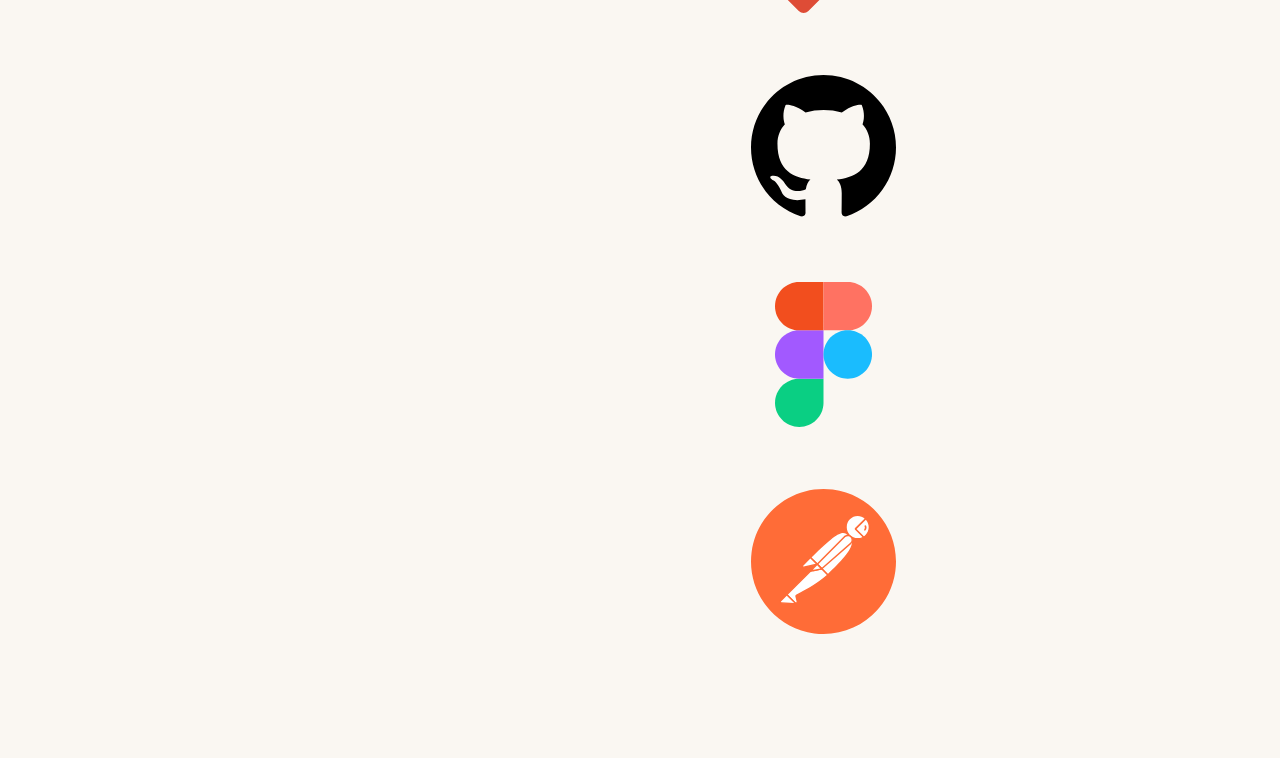
<file: pages/tech-stack.html>
<!DOCTYPE html>
<html lang="en">

<head>
    <meta charset="UTF-8">
    <meta name="viewport" content="width=device-width, initial-scale=1.0">
    <link rel="icon" href="../assets/images/maja-700.webp">
    <link rel="preconnect" href="https://fonts.googleapis.com">
    <link rel="preconnect" href="https://fonts.gstatic.com" crossorigin>
    <link
        href="https://fonts.googleapis.com/css2?family=DM+Sans:ital,opsz,wght@0,9..40,100..1000;1,9..40,100..1000&family=Poppins:ital,wght@0,100;0,200;0,300;0,400;0,500;0,600;0,700;0,800;0,900;1,100;1,200;1,300;1,400;1,500;1,600;1,700;1,800;1,900&display=swap"
        rel="stylesheet">

    <link rel="stylesheet" href="../css/reset.css">
    <link rel="stylesheet" href="../css/base.css">
    <link rel="stylesheet" href="../css/components.css">
    <link rel="stylesheet" href="../css/tech-stack.css">
    <script type="module" src="../index.js"></script>
    <title>Tech Stack</title>
</head>

<body>
    <a href="../index.html" class="logo">
        <img src="../assets/images/maja-700.webp" alt="Maja, homepage">
    </a>

    <button class="nav-toggle" aria-expanded="false" aria-controls="nav-menu">
        <svg class="hamburger-icon" aria-hidden="true" viewBox="0 0 24 24" fill="none"
            xmlns="http://www.w3.org/2000/svg">
            <path d="M20 7L4 7" stroke="currentColor" stroke-width="1.5" stroke-linecap="round" />
            <path d="M20 12L4 12" stroke="currentColor" stroke-width="1.5" stroke-linecap="round" />
            <path d="M20 17L4 17" stroke="currentColor" stroke-width="1.5" stroke-linecap="round" />
        </svg>
        <span class="visually-hidden">Menu</span>
    </button>

    <div class="nav-menu" id="nav-menu">
        <nav class="main-nav" id="main-nav" aria-label="Main navigation">
            <ul class="nav-list">
                <li><a href="../index.html">Home</a></li>
                <li><a href="about.html">About</a></li>
                <li><a href="tech-stack.html" aria-current="page">Tech Stack</a></li>
                <li><a href="../index.html#projects">Projects</a></li>
                <li><a href="contact.html">Contact</a></li>
            </ul>
        </nav>
        <main>
            <section class="section container">
                <h1>My Tech Stack</h1>
                <p>Technologies I have been working with recently</p>
                <ul class="grid-container-tech" role="list">
                    <li>
                        <img src="../assets/icons/icon-html.svg" alt="HTML">
                    </li>
                    <li>
                        <img src="../assets/icons/icon-css.svg" alt="CSS">
                    </li>
                    <li>
                        <img src="../assets/icons/icon-js.svg" alt="JavaScript">
                    </li>
                    <li>
                        <img src="../assets/icons/icon-react.svg" alt="React">
                    </li>
                    <li>
                        <img src="../assets/icons/icon-redux.svg" alt="Redux">
                    </li>
                    <li>
                        <img src="../assets/icons/icon-bootstrap.svg" alt="Bootstrap">
                    </li>
                    <li>
                        <img src="../assets/icons/icon-tailwind.svg" alt="Tailwind">
                    </li>
                    <li>
                        <img src="../assets/icons/logos_sass.svg" alt="Sass">
                    </li>
                    <li>
                        <img class="icon-invert" src="../assets/icons/icon-greensock.svg" alt="Greensock">
                    </li>
                </ul>

                <h2>Tools</h2>
                <ul class="grid-container-tech" role="list">
                    <li>
                        <img src="../assets/icons/icon-vscode.svg" alt="Visual Studio Code">
                    </li>
                    <li>
                        <img src="../assets/icons/logos_git-icon.svg" alt="Git">
                    </li>
                    <li>
                        <img class="icon-invert" src="../assets/icons/icon-github.svg" alt="GitHub">
                    </li>
                    <li>
                        <img src="../assets/icons/figma-icon.svg" alt="Figma">
                    </li>
                    <li>
                        <img src="../assets/icons/postman-icon.svg" alt="Postman">
                    </li>
                </ul>

            </section>

        </main>
        <footer>
            Designed and built by <span class="name-heading">Maja Karlsson</span>
        </footer>
</body>

</html>
</file>
<file: css/base.css>
/* Variabler */
  :root {
    /* Färger */
    --color-bg: #FAF7F2;
    --color-text: #1F1B17;
    --color-text-muted: #6B625A;
    --color-text-content: #666666;
    --color-border: #aeaeaf;
    --color-on-primary: #1F1B17;

    /* Hover & interactios */
    --color-text-hover: #242424;
    --color-surface: #f1f1f1;

    --color-link-btn: rgb(213, 211, 211);
    --color-link-border: #b8b8ba;
    --color-link-btn-hover: #c9c9c9;
    --color-link-border-hover: #8c8c8c;

    --color-primary: #FF9900;
    --color-primary-text: #B35600;
    --color-primary-hover: #fdaa2e;
    --color-primary-active: #fbb54d;

    --shadow-card: 0 24px 48px rgb(0 0 0 / 0.08);
    --shadow-image: 0 16px 32px rgb(0 0 0 / 0.15);

    --color-badge-bg: #EAEAEA;
    --color-badge-text: #3F3F3F;

    /* Typsnitt */
    --font-family-poppins: "Poppins", sans-serif;
    --font-family-dm-sans: "DM Sans", sans-serif;

    --font-heading: var(--font-family-poppins);
    --font-body: var(--font-family-poppins);
    --font-nav: var(--font-family-dm-sans);

    /* Text storlekar */
    --font-size-100: 0.688rem; 
    --font-size-200: 0.75rem;
    --font-size-300: 1rem;
    --font-size-400: 1.125rem;
    --font-size-500: 1.25rem;
    --font-size-600: 1.5rem;
    --font-size-700: 2.625rem;

    /* Roll */

    --font-size-label: var(--font-size-100);
    --font-size-small: var(--font-size-200);
    --font-size-body: var(--font-size-300);
    --font-size-heading-sm: var(--font-size-400);
    --font-size-heading-md: var(--font-size-500);
    --font-size-heading-lg: var(--font-size-600);
    --font-size-display: clamp(1.5rem, 0.5rem + 4vw, 3.625rem);

    /* Spacing */
    --space-1: 0.5rem; /* 8px */
    --space-2: 0.75rem; /* 12pxpx */
    --space-3: 1rem; /* 16px */
    --space-4: 1.25rem; /* 20px */
    --space-5: 2rem; /* 32px */
    --space-6: 2.375rem; /* 38px */
    --space-7: 3.875rem; /* 62px */
    /* Roll */
    --section-space-block: var(--space-5);
    --section-space-inline: var(--space-4);
  }

  /* Generella regler */

  html { scroll-padding-top: 80px; }
  
  body {
    background-color: var(--color-bg);
    font-family: var(--font-body);
    font-size: var(--font-size-body);
    color: var(--color-text);
   
    display: flex;
    flex-direction: column;
  }
  main {
    flex: 1;
  }

  h1, h2, h3, h4 {
    font-family: var(--font-heading);
    color: var(--color-text);
    line-height: 1.2;
  }

  h1, h2 {
    font-size: var(--font-size-heading-lg);
    margin-bottom: var(--space-6);
  }

  h3 {
    font-size: var(--font-size-heading-md);
  }

  h4 {
    font-size: var(--font-size-heading-sm);
  }

  a {
    color: inherit;
  }

  p {
    max-width: 65ch;
  }

  :focus-visible {
    outline: 2px solid var(--color-primary-text);
    outline-offset: 3px;
  }

  * + h2 {
    margin-top: var(--space-6);
  }

  h3:has(+ *) {
    margin-bottom: var(--space-6);
  }

  /* Layout-styling */ /* Utility classes */

.container {
  width: 100%;
  max-width: 1200px;
  margin-inline: auto;
}

.section {
  padding-block: var(--section-space-block);
  padding-inline: var(--section-space-inline);
}
.visually-hidden {
  border: 0;
  clip-path: inset(50%);
  height: 1px;
  margin: 0;
  overflow: hidden;
  position: absolute;
  white-space: nowrap;
  width: 1px;
}



/* Desktop */

@media (min-width: 56rem) {
  :root {
    --font-size-small: var(--font-size-300);
    --font-size-body: var(--font-size-400);
    --font-size-heading-sm: var(--font-size-500);
    --font-size-heading-md: var(--font-size-500);
    --font-size-heading-lg: var(--font-size-700);

    --section-space-inline: var(--space-7);
    --section-space-block: var(--space-7);
  }

}


/* Darkmode */
@media (prefers-color-scheme: dark){
:root:not([data-theme="light"]) {
  color-scheme: dark;

  --color-bg: #191919;
  --color-surface: #363636;
  --color-text: #FAF6F1;
  --color-text-content: #D9D2C9; /* I projekt korten */
  --color-text-muted: #9C9289;
  --color-primary-text: #FF9900; 
  
  --color-text-strong: #fff;

  --color-text-hover: #fffdfd;

  --color-link-btn: #232323;
  --color-link-border: #494949;
  --color-link-btn-hover: #050505;
  --color-link-border-hover: #373737;
}
.icon-invert {
  filter: invert(0.8);
}
}

 :root[data-theme="dark"] {
  color-scheme: dark;

  --color-bg: #191919;
  --color-surface: #363636;
  --color-text: #FAF6F1;
  --color-text-content: #D9D2C9; /* I projekt korten */
  --color-text-muted: #9C9289;
  --color-primary-text: #FF9900; 
  
  --color-text-strong: #fff;

  --color-text-hover: #fffdfd;

  --color-link-btn: #232323;
  --color-link-border: #494949;
  --color-link-btn-hover: #050505;
  --color-link-border-hover: #373737;
 
  .icon-invert {
    filter: invert(0.8);
  }
}

.darkmode-toggle[aria-pressed="true"] .icon-dark,
.darkmode-toggle[aria-pressed="false"] .icon-light {
  display: none;
}
</file>
<file: css/components.css>
/* Navigationsbar */

header {
    position: sticky;
    top: 0;
    z-index: 10;
    background-color: var(--color-bg);
}

.nav-container {
    display: grid;
    grid-template-columns: 1fr auto auto;
    grid-template-areas: "logo darkmode hamburger";
    align-items: center;
    column-gap: var(--space-3);
    font-weight: 600;
    padding: var(--space-5);

    .logo img {
        min-width: 42px;
        max-width: 60px;
        border-radius: 50%;
        aspect-ratio: 1 / 1;
        object-fit: cover;
        object-position: center 30%;
    }
}

.logo {
    grid-area: logo;
    justify-self: start;
}

.darkmode-toggle {
    grid-area: darkmode;
    background-color: var(--color-text-muted);
    border: none;
    border-radius: 50%;
    padding: 0.5rem;
    cursor: pointer;

    svg {
        min-width: 18px;
        color: var(--color-bg);
        width: 20px;
        aspect-ratio: 1 / 1;
    }
}

.nav-toggle {
    grid-area: hamburger;
    width: 32px;
    height: 32px;
    border: none;
    background-color: transparent;
    cursor: pointer;
}

.nav-list,
.social-list {
    display: none;
    width: 100%;
    list-style: none;
    color: var(--color-text-muted);

    a:hover,
    a:focus-visible {
        color: var(--color-text-hover);
    }
}

.nav-list {
    font-family: var(--font-nav);
    flex-direction: column;
    margin-top: var(--space-4);

    &>* {
        text-align: center;
        padding: 0.5em 1em;
    }

    a {
        text-decoration: none;
        white-space: nowrap;
    }

    a[aria-current="page"] {
        color: var(--color-text-hover);
    }
}


.social-list {
    margin-top: var(--space-2);
    align-items: center;
    flex-direction: column;
    gap: var(--space-4);
}

.social-icons {
    min-width: 28px;
    min-height: 28px;
    max-width: 32px;
    max-height: 32px;
}

/* Öppna/stänga menyn */

.nav-container:has(.nav-toggle[aria-expanded="true"]) :is(.nav-list, .social-list) {
    display: flex;
    padding-bottom: 1rem;
}

.nav-menu {
    position: absolute;
    top: 100%;
    left: 0;
    right: 0;
    background-color: var(--color-bg);
}

/* Animation av hamburger-icon */
.hamburger-icon path {
    transform-origin: center;
    transition: transform 0.25s, opacity 0.25s;
}

.nav-toggle[aria-expanded="true"] path:nth-child(1) {
    transform: rotate(45deg) translateY(5px);
}

.nav-toggle[aria-expanded="true"] path:nth-child(2) {
    opacity: 0;
}

.nav-toggle[aria-expanded="true"] path:nth-child(3) {
    transform: rotate(-45deg) translateY(-5px);
}

/* Delade klasser */
.name-heading {
    color: var(--color-primary-text);
}

.hero-heading {
    font-size: var(--font-size-display);
    margin-bottom: 0;
}

.pill {
    font-size: var(--font-size-small);
    font-weight: 500;
    background-color: var(--color-badge-bg);
    padding: 4px 10px;
    border-radius: 99px;
    color: var(--color-badge-text);
}

.btn {
    padding: 0.5rem 1rem;
    border-radius: 12px;
    font-weight: 600;
    cursor: pointer;
}


.primary-btn {
    background-color: var(--color-primary);
    color: var(--color-on-primary);
    transition: background-color 0.25s ease, box-shadow 0.25s ease;
}

.primary-btn:hover {
    background-color: var(--color-primary-hover);
    box-shadow: 0 4px 12px rgba(37, 99, 235, 0.25);
}

.primary-btn:active {
    background-color: var(--color-primary-active);
}

a.primary-btn {
    display: flex;
    align-items: center;
    gap: var(--space-2);
    text-decoration: none;

}

.btn-outline {
    border: 2px solid var(--color-text);
    transition: background-color 0.25s ease, border-color 0.25s ease;
}

.btn-outline:hover {
    background-color: rgba(37, 99, 235, 0.08);
}

.btn-outline:active {
    background-color: rgba(37, 99, 235, 0.18);
}

.icon {
    width: 1.2em;
    height: 1.2em;
    flex-shrink: 0;
    fill: currentColor;
}

/* Skeleton loading */

.skeleton {
    background-color: color-mix(in srgb, currentColor 12%, transparent);
    border-radius: 12px;
    animation: pulse 1.5s ease-in-out infinite;
}

@keyframes pulse {
    50% {
        opacity: 0.4;
    }
}

.skeleton-title {
    height: 1.5rem;
    width: 60%;
}

.skeleton-small {
    height: 0.875rem;
    width: 40%;
    margin-bottom: var(--space-1);
}

.skeleton-text {
    height: 1rem;
    margin-top: var(--space-1)
}

.skeleton-text:last-child {
    width: 70%;
}

.skeleton-pill {
    display: inline-block;
    width: 4rem;
    height: 1.5rem;
    border-radius: 999px;
}

/* Error message */
.load-error {
    margin-top: var(--space-5);
    padding: var(--space-6) var(--space-4);
    background-color: var(--color-surface);
    border-radius: 1rem;
}

.load-error-title {
    font-weight: 600;
    font-size: var(--font-size-heading-sm);
}

.load-error-message {
    max-width: 40ch;
    opacity: 0.8;
}

.load-error-actions {
    display: flex;
    flex-wrap: wrap;
    margin-top: var(--space-4);
    gap: var(--space-2);
}


/* Desktop */

@media (min-width: 56rem) {
    .nav-menu {
        width: 100%;
        position: static;
        display: flex;
    }

    .nav-list,
    .social-list {
        display: flex;
    }

    .nav-container {
        display: flex;
        flex-direction: row;
        align-items: center;
        column-gap: 0;
    }

    .nav-toggle {
        display: none;
    }

    .nav-list {
        align-items: center;
        flex-direction: row;
        width: fit-content;

        gap: var(--space-6);
        margin: 0;
    }

    .social-list {
        flex-direction: row;
        width: fit-content;
        margin: 0;
    }

    .social-icons {
        width: 100%;
        aspect-ratio: 1 / 1;
    }

    .main-nav {
        margin-left: auto;
        margin-right: var(--space-5);
    }

    .darkmode-toggle {
        margin-left: var(--space-4);

        svg {
            width: 24px;
        }
    }


}

footer {
    padding-block: var(--space-6);
    text-align: center;
}
</file>
<file: css/home.css>
/* Hero sektion */

.hero {
    min-height: 80dvh;
    display: flex;
    flex-direction: column;
    align-items: start;
    justify-content: flex-end;
    gap: var(--space-5);

    padding-bottom: var(--space-4);
}


.hero-img {
    max-width: 230px;
    aspect-ratio: 1 / 1;
    border-radius: 50%;
    object-fit: cover;
}

@media (min-width: 56rem) {
    .hero {
        flex-direction: row;
        align-items: center;
        gap: calc(var(--space-7) * 2);
    }

    .hero-heading {
        flex: 2;
    }
    .hero-img {
        flex: 1;
        max-width: 350px;
    }
}

/* Projects sektion */

.project-card-container {
    display: flex;
    flex-direction: column;
    gap: var(--space-7);
    margin: var(--space-4) auto;
} 
.project-card {
    display: flex;
    flex-direction: column;
    align-items: stretch;
    gap: var(--space-3);
    padding-bottom: var(--space-5);
    background-color: var(--color-surface);
    box-shadow: var(--shadow-card);
    border-radius: 32px;
    overflow: hidden;
    height: 100%;
}

.image-wrapper {
    aspect-ratio: 16 / 10;
    overflow: hidden;

    img {
        width: 100%;
        height: 100%;
        object-fit: cover;
        
    }
}

.project-card-content {
    display: flex;
    flex-direction: column;
    flex: 1;
    padding-inline: var(--space-4);
}

.project-card-title {
    text-transform: capitalize;
    margin-bottom: var(--space-4);
}

.pill-container {
    display: flex;
    flex-wrap: wrap;
    gap: var(--space-1);
    margin-bottom: var(--space-3);
}


.project-actions {
    display: flex;
    align-items: center;
    justify-content: space-between;
    margin-top: auto;
    padding-top: var(--space-6);

    a {
        padding: 8px 12px;
        background-color: var(--color-link-btn);
        border: 1px solid var(--color-link-border);
        border-radius: 8px;
        display: flex;
        text-decoration: none;
        gap: var(--space-1);
        white-space: nowrap;

        transition: transform 0.2s cubic-bezier(0.4, 0, 0.2, 1),
                    background-color 0.2s ease;
    }

    svg {
        width: 20px;
    }
}

.project-actions a:hover{
    background-color: var(--color-link-btn-hover);
    border-color: var(--color-link-border-hover);
    transform: translateY(-2px);
}
.project-actions a:active {
    transform: translateY(0);
}


/* Filter bar i project section */
.filter-bar {
    border: none;
    min-inline-size: 0;
    margin-block-start: var(--space-4);
    margin-block-end: var(--space-6);

    display: flex;
    flex-wrap: wrap;
    gap: var(--space-2);

    legend {
        margin-bottom: var(--space-2);
    }
}

.filter-pill {
    padding: 0.4rem 0.8rem;
    border: 1px solid var(--color-primary);
    background-color: transparent;
    cursor: pointer;
    font: inherit;

    border-radius: 999px;

    transition: 
        transform 0.15s cubic-bezier(0.4, 0, 0.2, 1),
        background-color 0.15s ease,
        border-color 0.15s ease,
        color 0.15s ease;
}

.filter-pill[aria-pressed="true"] {
    background-color: var(--color-primary);
    transform: scale(1.03);
    color: var(--color-on-primary);
}

.filter-pill[aria-pressed="false"]:enabled:hover {
    background-color: var(--color-primary-hover);
    transform: scale(1.02);
    color: var(--color-on-primary);
}
.filter-pill:disabled {
    cursor: not-allowed;
    opacity: 0.7;
}

.filter-status {
    margin-left: auto;
    text-align: right;
    color: var(--color-text-content);
}

/* Animation för filtrering */
@keyframes card-in {
    from { opacity: 0; transform: translateY(8px) scale(0.98); }
    to   { opacity: 1; transform: none; }
  }

  .project-card {
    animation:card-in 450ms cubic-bezier(0.22, 1, 0.36, 1) both;
    animation-delay: min(calc(var(--i, 0) * 50ms), 300ms);
  }

@media (min-width: 63rem) {

    html {
        scroll-padding-top: 140px;
    }

    .project-card-container {
        display: grid;
        grid-template-columns: repeat(2, minmax(0, 1fr));
        gap: var(--space-4);
    }

    .project-card-content {
        padding-inline: var(--space-4);
    }
}
</file>
<file: css/about.css>
.about-me ul {
    max-width: 705px;
}

.cv-item {
    margin-top: var(--space-5);
    border-bottom: 1px solid var(--color-border);
    padding-block: var(--space-4);
}

.cv-lists {
    margin-top: var(--space-7);
}

.cv-item-header {
    display: flex;
    align-items: center;
    justify-content: space-between;

    .cv-item-organisation {
        font-size: var(--font-size-body);
        color: var(--color-primary-text);
    }
    
    .cv-item-title{
        line-height: 1.1;
        margin-top: var(--space-1);
        margin-bottom: var(--space-4);
    }
}

.cv-item-meta {
    display: flex;
    justify-content: space-between;
    margin-top: var(--space-4);

    .cv-item-time {
        font-weight: 600;
    }

    .cv-item-location {
        display: flex;
        gap: 4px;
    }

    .icon {
        margin-right: var(--space-1);
    }
}

@media (min-width: 56rem) {
 
}
</file>
<file: css/contact.css>
.contact {
    display: flex;
    justify-content: center;
    padding-top: calc(var(--space-7) * 2);
    text-align: center;

    a {
        text-decoration: none;
    }
}
</file>
<file: css/tech-stack.css>
.grid-container-tech {
    margin-block: var(--space-7);
    display: grid;
    grid-template-columns: repeat(auto-fill, minmax(min(80px, 100%), 1fr));
    gap: var(--space-7);
}

.grid-container-tech img {
    aspect-ratio: 1 / 1;
    object-fit: contain;
}

@media (min-width: 56rem) {
    .grid-container-tech {
        margin-top: calc(var(--space-7) * 2);
        grid-template-columns: repeat(auto-fill, minmax(min(120px, 100%), 1fr));
    }
}
</file>
